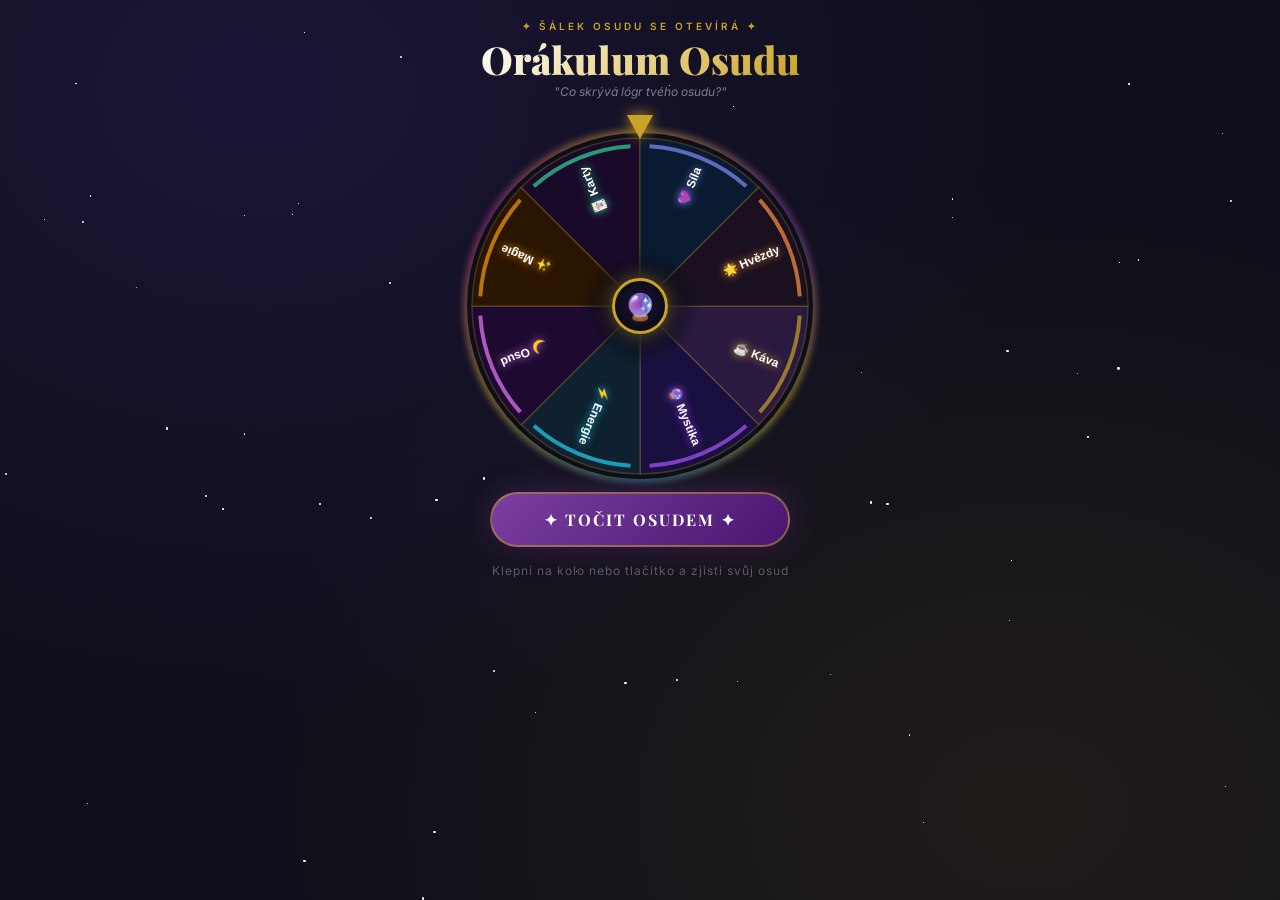
<file: fortune-spinwheel-2.html>
<!DOCTYPE html>
<html lang="en">
<head>
<meta charset="UTF-8">
<meta name="viewport" content="width=device-width, initial-scale=1.0, maximum-scale=1.0, user-scalable=no">
<title>Orákulum Osudu 🔮</title>
<style>
  @import url('https://fonts.googleapis.com/css2?family=Playfair+Display:wght@700;900&family=Inter:wght@300;400;600&display=swap');

  * { margin: 0; padding: 0; box-sizing: border-box; -webkit-tap-highlight-color: transparent; }

  html, body {
    height: 100%; overflow-x: hidden;
    background: #0d0e1a;
  }

  body {
    min-height: 100vh; min-height: 100dvh;
    background-image:
      radial-gradient(ellipse at 20% 10%, rgba(100,50,180,0.18) 0%, transparent 55%),
      radial-gradient(ellipse at 80% 90%, rgba(180,130,20,0.12) 0%, transparent 55%);
    font-family: 'Inter', sans-serif;
    color: #fff;
    display: flex; flex-direction: column;
    align-items: center;
    padding: 16px 16px 32px;
    overflow-x: hidden;
  }

  /* ── Stars ── */
  .stars { position: fixed; inset: 0; pointer-events: none; z-index: 0; }
  .star {
    position: absolute; background: #fff; border-radius: 50%;
    animation: twinkle var(--d) ease-in-out infinite alternate;
  }
  @keyframes twinkle { from { opacity: 0.1; } to { opacity: 0.85; } }

  /* ── Layout ── */
  .container {
    position: relative; z-index: 1;
    display: flex; flex-direction: column; align-items: center;
    gap: 16px; width: 100%; max-width: 480px;
  }

  /* ── Header ── */
  .header { text-align: center; padding-top: 4px; }
  .subtitle {
    font-size: 10px; font-weight: 600; letter-spacing: 3px;
    color: #c9a227; text-transform: uppercase; margin-bottom: 6px;
  }
  h1 {
    font-family: 'Playfair Display', serif;
    font-size: clamp(1.6rem, 8vw, 2.4rem); font-weight: 900;
    background: linear-gradient(135deg, #fff 0%, #e8d48b 50%, #c9a227 100%);
    -webkit-background-clip: text; -webkit-text-fill-color: transparent;
    background-clip: text; line-height: 1.1; margin-bottom: 4px;
  }
  .tagline { font-size: 12px; color: rgba(255,255,255,0.45); font-style: italic; }

  /* ── Wheel area ── */
  .wheel-area {
    display: flex; flex-direction: column; align-items: center; gap: 0;
    width: 100%;
  }

  .pointer {
    width: 0; height: 0;
    border-left: 13px solid transparent;
    border-right: 13px solid transparent;
    border-top: 24px solid #c9a227;
    filter: drop-shadow(0 0 7px rgba(201,162,39,0.95));
    z-index: 10; position: relative; margin-bottom: -3px;
  }

  .wheel-wrapper {
    position: relative;
    /* size = min(90vw, 340px) */
    width: min(90vw, 340px);
    height: min(90vw, 340px);
  }

  /* Glow ring */
  .wheel-wrapper::before {
    content: '';
    position: absolute; inset: -7px; border-radius: 50%;
    background: conic-gradient(from 0deg, #c9a227, #7b3fa0, #c9a227, #3a8fa0, #c9a227, #a03a7b, #c9a227);
    animation: rotateGlow 8s linear infinite;
    opacity: 0.55; filter: blur(3px);
  }
  @keyframes rotateGlow { to { transform: rotate(360deg); } }

  .wheel-wrapper::after {
    content: '';
    position: absolute; inset: -3px; border-radius: 50%;
    background: #0d0e1a; z-index: 1;
  }

  canvas#wheel {
    position: relative; z-index: 2;
    border-radius: 50%;
    width: 100%; height: 100%;
    cursor: pointer; touch-action: manipulation;
    display: block;
  }

  /* Hub */
  .hub {
    position: absolute; top: 50%; left: 50%;
    transform: translate(-50%, -50%);
    z-index: 10;
    width: 56px; height: 56px; border-radius: 50%;
    background: radial-gradient(circle, #1a1030 0%, #0d0e1a 100%);
    border: 3px solid #c9a227;
    display: flex; align-items: center; justify-content: center;
    font-size: 26px;
    box-shadow: 0 0 18px rgba(201,162,39,0.5), inset 0 0 12px rgba(0,0,0,0.5);
    cursor: pointer; touch-action: manipulation;
    transition: transform 0.2s;
    -webkit-user-select: none; user-select: none;
  }
  .hub:active { transform: translate(-50%, -50%) scale(0.93); }

  /* ── Spin button ── */
  .spin-btn {
    background: linear-gradient(135deg, #7b3fa0, #4a1570);
    border: 2px solid rgba(201,162,39,0.5);
    color: #fff; font-family: 'Playfair Display', serif;
    font-size: 16px; font-weight: 700;
    padding: 15px 0; border-radius: 50px;
    width: 100%; max-width: 300px;
    cursor: pointer; letter-spacing: 2px;
    text-transform: uppercase; touch-action: manipulation;
    box-shadow: 0 0 28px rgba(123,63,160,0.4), 0 4px 18px rgba(0,0,0,0.4);
    transition: all 0.2s; position: relative; overflow: hidden;
    -webkit-user-select: none; user-select: none;
  }
  .spin-btn:active {
    transform: scale(0.97);
    box-shadow: 0 0 18px rgba(123,63,160,0.3);
  }
  .spin-btn:disabled { opacity: 0.45; cursor: not-allowed; transform: none; }

  /* ── Fortune card ── */
  .fortune-card {
    width: 100%;
    background: linear-gradient(135deg, rgba(30,18,50,0.97), rgba(15,10,30,0.97));
    border: 1px solid rgba(201,162,39,0.4);
    border-radius: 20px; padding: 22px 20px;
    text-align: center;
    box-shadow: 0 0 36px rgba(123,63,160,0.2), inset 0 0 24px rgba(0,0,0,0.3);
    opacity: 0; transform: translateY(16px) scale(0.96);
    transition: all 0.55s cubic-bezier(0.34, 1.56, 0.64, 1);
    display: none;
  }
  .fortune-card.visible {
    opacity: 1; transform: translateY(0) scale(1); display: block;
  }

  .fortune-category {
    font-size: 10px; font-weight: 600; letter-spacing: 3px;
    text-transform: uppercase; margin-bottom: 8px;
  }
  .fortune-emoji { font-size: 38px; margin-bottom: 10px; display: block; }
  .fortune-title {
    font-family: 'Playfair Display', serif;
    font-size: 18px; font-weight: 700; margin-bottom: 10px; color: #e8d48b;
  }
  .fortune-text {
    font-size: 14px; color: rgba(255,255,255,0.8);
    line-height: 1.65; font-style: italic;
  }

  /* ── Particles ── */
  .particle {
    position: fixed; pointer-events: none; z-index: 100;
    width: 6px; height: 6px; border-radius: 50%;
    animation: particle-fly 1.1s ease-out forwards;
  }
  @keyframes particle-fly {
    0%   { transform: translate(0,0) scale(1); opacity: 1; }
    100% { transform: translate(var(--tx), var(--ty)) scale(0); opacity: 0; }
  }

  /* ── Flash overlay ── */
  .flash-overlay {
    position: fixed; inset: 0; pointer-events: none; z-index: 50;
    background: radial-gradient(circle at center, rgba(201,162,39,0.15), transparent 70%);
    opacity: 0; transition: opacity 0.3s;
  }
  .flash-overlay.flash { opacity: 1; }

  .instruction {
    font-size: 12px; color: rgba(255,255,255,0.3); letter-spacing: 1px; text-align: center;
  }
</style>
</head>
<body>

<div class="stars" id="stars"></div>
<div class="flash-overlay" id="flash"></div>

<div class="container">
  <div class="header">
    <div class="subtitle">✦ Šálek osudu se otevírá ✦</div>
    <h1>Orákulum Osudu</h1>
    <p class="tagline">"Co skrývá lógr tvého osudu?"</p>
  </div>

  <div class="wheel-area">
    <div class="pointer"></div>
    <div class="wheel-wrapper">
      <canvas id="wheel"></canvas>
      <div class="hub" id="hub">🔮</div>
    </div>
  </div>

  <button class="spin-btn" id="spinBtn">✦ Točit osudem ✦</button>

  <div class="fortune-card" id="fortuneCard">
    <div class="fortune-category" id="fortuneCategory"></div>
    <span class="fortune-emoji" id="fortuneEmoji"></span>
    <div class="fortune-title" id="fortuneTitle"></div>
    <div class="fortune-text" id="fortuneText"></div>
  </div>

  <p class="instruction">Klepni na kolo nebo tlačítko a zjisti svůj osud</p>
</div>

<script>
// ── Stars ──
const starsEl = document.getElementById('stars');
for (let i = 0; i < 60; i++) {
  const s = document.createElement('div');
  s.className = 'star';
  const size = Math.random() * 2.5 + 0.5;
  s.style.cssText = `width:${size}px;height:${size}px;top:${Math.random()*100}%;left:${Math.random()*100}%;--d:${(Math.random()*3+1.5).toFixed(1)}s`;
  starsEl.appendChild(s);
}

// ── Wheel setup (responsive canvas) ──
const canvas = document.getElementById('wheel');
const wrapper = canvas.parentElement;

function resizeCanvas() {
  const size = wrapper.offsetWidth;
  canvas.width = size;
  canvas.height = size;
  drawWheel(currentAngle);
}

const segments = [
  { label: '☕ Káva',    color: '#2a1a40', accent: '#c9a227' },
  { label: '🔮 Mystika', color: '#1a1040', accent: '#a855f7' },
  { label: '⚡ Energie', color: '#0f2030', accent: '#22d3ee' },
  { label: '🌙 Osud',   color: '#1e0a30', accent: '#e879f9' },
  { label: '✨ Magie',  color: '#2a1500', accent: '#f59e0b' },
  { label: '🃏 Karty',  color: '#1a0a2a', accent: '#34d399' },
  { label: '💜 Síla',   color: '#0a1a30', accent: '#818cf8' },
  { label: '🌟 Hvězdy', color: '#1a1020', accent: '#fb923c' },
];

const fortunes = {
  '☕ Káva':    [
    { emoji:'☕', title:'Káva tě volá!', text:'"Dnes potřebuješ třetí šálek. Orákulum vidí budoucnost v kávovém lógru — a ta budoucnost vonní espressem."' },
    { emoji:'☕', title:'Přestávka na kávu', text:'"Hvězdy říkají: odlož keyboard, vezmi šálek a nech myšlenky volně plynout. Nejlepší nápady přijdou samy."' },
  ],
  '🔮 Mystika': [
    { emoji:'🔮', title:'Tajemství se odhaluje', text:'"Mlha se rozestupuje. To, co hledáš, bylo celou dobu přímo před tebou. Jen ses nedíval(a) správným směrem."' },
    { emoji:'🔮', title:'Orákulum promlouvá', text:'"Digitální démoni v aplikaci mojelKT jsou slabší, než se zdají. Tvoje síla je větší. Věř instinktům."' },
  ],
  '⚡ Energie': [
    { emoji:'⚡', title:'Bouřka produktivity!', text:'"Dnes je den explorace do šířky. Přepni na divoký režim — výsledky budou překvapivé."' },
    { emoji:'⚡', title:'Rychlost testování', text:'"Orákulum předpovídá sprint: od 6 storek k 27. Cesta je strmá, ale hvězdy jsou na tvé straně."' },
  ],
  '🌙 Osud':   [
    { emoji:'🌙', title:'Noc přináší jasnost', text:'"Pozdní hodiny v jiné dimenzi nesou dary. Co začalo jako chaos, skončí jako strategie."' },
    { emoji:'🌙', title:'Měsíc mluví', text:'"Tvůj agilní kruh se otočí v příznivý čas. Scrum Master v tobě ví, kudy vede cesta."' },
  ],
  '✨ Magie':  [
    { emoji:'✨', title:'Kouzlo se děje!', text:'"Dnes se otevírají brány mezi světy. API kouzla budou fungovat na poprvé. Výjimečný den."' },
    { emoji:'✨', title:'Zlatá hodinka', text:'"Orákulum vidí záblesk geniality přicházet mezi 14:30 a 16:30. Buď připraven(a) zachytit ho."' },
  ],
  '🃏 Karty':  [
    { emoji:'🃏', title:'Karty osudu se točí', text:'"Kartářka v tobě vidí správně. Důvěřuj prvnímu pocitu. Test case, který děláš, odhalí skrytou vadu."' },
    { emoji:'🃏', title:'Zvířecí karty mluví', text:'"Zvířecí karta dne: Liška 🦊 — chytrost přemáhá hrubou sílu. Explor testuj laterálně."' },
  ],
  '💜 Síla':   [
    { emoji:'💜', title:'Vnitřní síla!', text:'"Pod ochranou nadpozemských mentorek proudí tvými žilami síla. Dnes není nic nemožné."' },
    { emoji:'💜', title:'Bohyně kódu hovoří', text:'"DevTools odhalily skryté vady v hlubinách systému. Tvoje oko vidí to, co jiní přehlédli."' },
  ],
  '🌟 Hvězdy': [
    { emoji:'🌟', title:'Hvězdy jsou nakloněny!', text:'"Čtyři zrnka agilního osudu jsou zarovnána. Dnešní den bude zaznamenán v kronikách QAffeine."' },
    { emoji:'🌟', title:'Polední bouře v šálku', text:'"Orákulum z kávového lógru říká: maximální pokrytí celé aplikace je dosažitelné. Věř tomu."' },
  ],
};

const segAngle = (2 * Math.PI) / segments.length;
let currentAngle = 0;
let spinning = false;

function drawWheel(angle) {
  const size = canvas.width;
  const cx = size / 2, cy = size / 2;
  const r = size / 2 - 2;
  const ctx = canvas.getContext('2d');
  ctx.clearRect(0, 0, size, size);

  segments.forEach((seg, i) => {
    const start = angle + i * segAngle;
    const end = start + segAngle;
    const mid = start + segAngle / 2;

    ctx.beginPath();
    ctx.moveTo(cx, cy);
    ctx.arc(cx, cy, r, start, end);
    ctx.closePath();
    ctx.fillStyle = seg.color;
    ctx.fill();

    ctx.beginPath();
    ctx.moveTo(cx, cy);
    ctx.arc(cx, cy, r, start, end);
    ctx.closePath();
    ctx.strokeStyle = 'rgba(201,162,39,0.25)';
    ctx.lineWidth = 1.5;
    ctx.stroke();

    ctx.beginPath();
    ctx.arc(cx, cy, r - 8, start + 0.06, end - 0.06);
    ctx.strokeStyle = seg.accent;
    ctx.lineWidth = 4;
    ctx.globalAlpha = 0.7;
    ctx.stroke();
    ctx.globalAlpha = 1;

    const fontSize = Math.max(10, Math.round(size * 0.034));
    ctx.save();
    ctx.translate(cx, cy);
    ctx.rotate(mid);
    ctx.textAlign = 'right';
    ctx.font = `bold ${fontSize}px Inter, sans-serif`;
    ctx.fillStyle = '#fff';
    ctx.shadowColor = seg.accent;
    ctx.shadowBlur = 8;
    ctx.fillText(seg.label, r - 18, fontSize * 0.38);
    ctx.restore();
  });

  // Inner vignette
  const grad = ctx.createRadialGradient(cx, cy, 24, cx, cy, size * 0.18);
  grad.addColorStop(0, 'rgba(13,14,26,0.9)');
  grad.addColorStop(1, 'rgba(13,14,26,0)');
  ctx.beginPath();
  ctx.arc(cx, cy, size * 0.18, 0, 2 * Math.PI);
  ctx.fillStyle = grad;
  ctx.fill();
}

// Init
resizeCanvas();
window.addEventListener('resize', resizeCanvas);

// Tap / click
canvas.addEventListener('click', spinWheel);
canvas.addEventListener('touchend', e => { e.preventDefault(); spinWheel(); }, { passive: false });
document.getElementById('hub').addEventListener('click', spinWheel);
document.getElementById('hub').addEventListener('touchend', e => { e.preventDefault(); spinWheel(); }, { passive: false });
document.getElementById('spinBtn').addEventListener('click', spinWheel);

function spinWheel() {
  if (spinning) return;
  spinning = true;
  document.getElementById('spinBtn').disabled = true;
  const card = document.getElementById('fortuneCard');
  card.classList.remove('visible');
  setTimeout(() => { card.style.display = 'none'; }, 500);

  const extraSpins = (Math.floor(Math.random() * 4) + 5) * 2 * Math.PI;
  const randomStop = Math.random() * 2 * Math.PI;
  const totalRotation = extraSpins + randomStop;
  const duration = 4000 + Math.random() * 1500;
  const startTime = performance.now();
  const startAngle = currentAngle;

  function easeOut(t) { return 1 - Math.pow(1 - t, 4); }

  function animate(now) {
    const t = Math.min((now - startTime) / duration, 1);
    currentAngle = startAngle + totalRotation * easeOut(t);
    drawWheel(currentAngle);
    if (t < 1) { requestAnimationFrame(animate); }
    else {
      spinning = false;
      document.getElementById('spinBtn').disabled = false;
      showFortune(currentAngle);
    }
  }
  requestAnimationFrame(animate);
}

function showFortune(angle) {
  const normalized = (((-angle - Math.PI / 2) % (2 * Math.PI)) + 2 * Math.PI) % (2 * Math.PI);
  const idx = Math.floor(normalized / segAngle) % segments.length;
  const seg = segments[idx];
  const fortune = seg.label in fortunes
    ? fortunes[seg.label][Math.floor(Math.random() * fortunes[seg.label].length)]
    : { emoji: '🔮', title: 'Osud promlouvá', text: '"Vesmír má pro tebe plán."' };

  const flash = document.getElementById('flash');
  flash.classList.add('flash');
  setTimeout(() => flash.classList.remove('flash'), 600);

  spawnParticles(seg.accent);

  const card = document.getElementById('fortuneCard');
  card.style.display = 'block';
  card.style.borderColor = seg.accent + '80';
  document.getElementById('fortuneCategory').textContent = seg.label;
  document.getElementById('fortuneCategory').style.color = seg.accent;
  document.getElementById('fortuneEmoji').textContent = fortune.emoji;
  document.getElementById('fortuneTitle').textContent = fortune.title;
  document.getElementById('fortuneText').textContent = fortune.text;
  requestAnimationFrame(() => requestAnimationFrame(() => card.classList.add('visible')));

  // Scroll fortune into view on mobile
  setTimeout(() => card.scrollIntoView({ behavior: 'smooth', block: 'nearest' }), 300);
}

function spawnParticles(color) {
  const px = window.innerWidth / 2, py = window.innerHeight * 0.42;
  for (let i = 0; i < 24; i++) {
    const p = document.createElement('div');
    p.className = 'particle';
    const a = Math.random() * 2 * Math.PI;
    const dist = 80 + Math.random() * 160;
    p.style.cssText = `left:${px}px;top:${py}px;background:${color};box-shadow:0 0 6px ${color};--tx:${Math.cos(a)*dist}px;--ty:${Math.sin(a)*dist}px`;
    document.body.appendChild(p);
    setTimeout(() => p.remove(), 1200);
  }
}
</script>
</body>
</html>
</file>
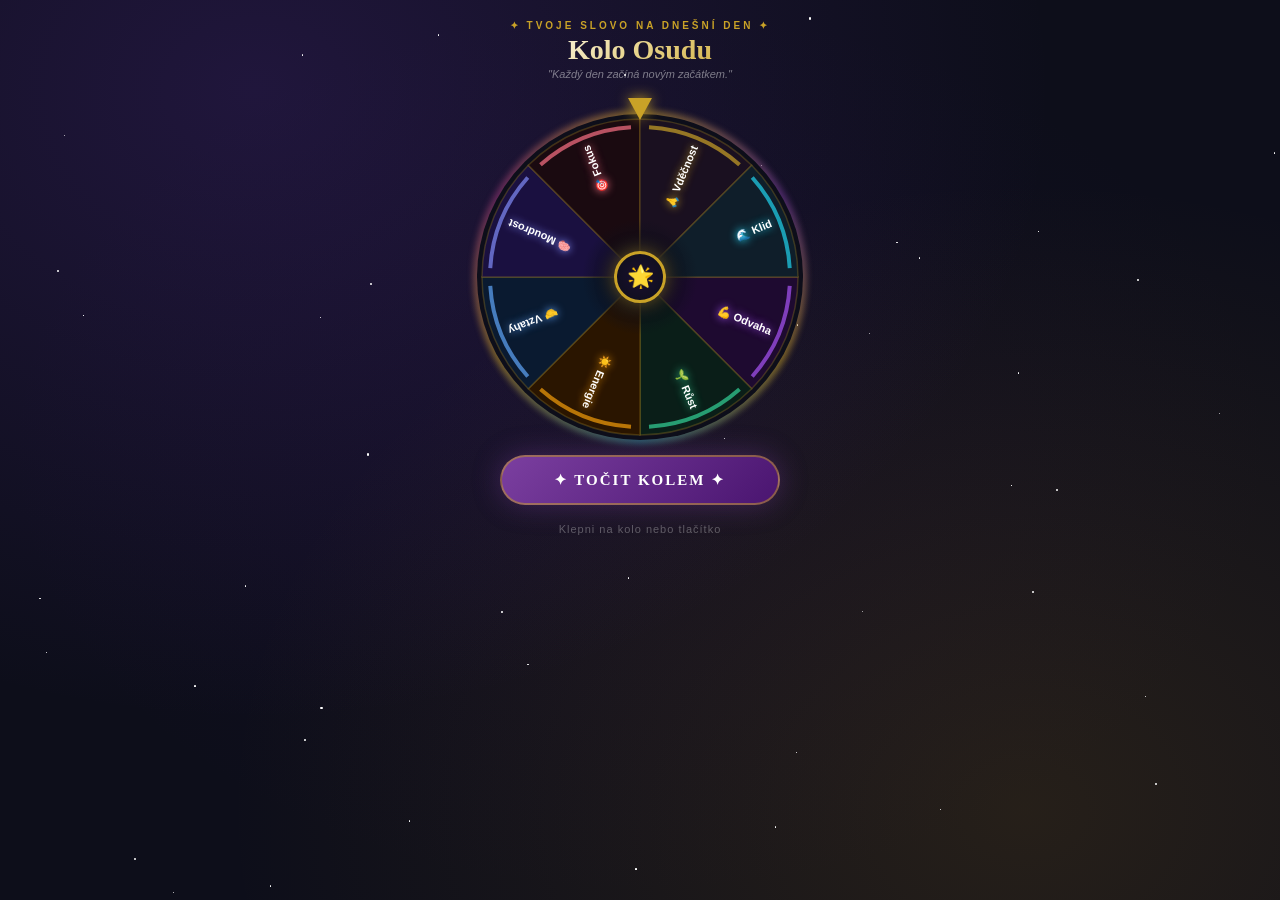
<file: index-2.html>
<!DOCTYPE html>
<html lang="cs">
<head>
  <meta charset="UTF-8" />
  <meta name="viewport" content="width=device-width, initial-scale=1.0" />
  <title>Kolo Osudu</title>
  <link rel="stylesheet" href="style.css" />
</head>
<body>

<div class="wrap">
  <div class="stars" id="stars"></div>

  <div class="container">

    <!-- Header -->
    <div>
      <div class="subtitle">✦ Tvoje slovo na dnešní den ✦</div>
      <h1>Kolo Osudu</h1>
      <p class="tagline">"Každý den začíná novým začátkem."</p>
    </div>

    <!-- Wheel -->
    <div class="wheel-area">
      <div class="pointer"></div>
      <div class="wheel-wrapper">
        <div class="glow-ring"></div>
        <div class="glow-bg"></div>
        <canvas id="wheel" width="320" height="320"></canvas>
        <div class="hub" id="hub">🌟</div>
      </div>
    </div>

    <!-- Spin button -->
    <button class="spin-btn" id="spinBtn">✦ Točit kolem ✦</button>

    <!-- Fortune card -->
    <div class="fortune-card" id="fortuneCard">
      <div class="f-cat"  id="fCat"></div>
      <span class="f-emoji" id="fEmoji"></span>
      <div class="f-title" id="fTitle"></div>
      <div class="f-text"  id="fText"></div>
    </div>

    <p class="instruction">Klepni na kolo nebo tlačítko</p>

  </div><!-- /.container -->
</div><!-- /.wrap -->

<script>
/* ── Stars ── */
const starsEl = document.getElementById('stars');
for (let i = 0; i < 50; i++) {
  const s = document.createElement('div');
  s.className = 'star';
  const sz = Math.random() * 2 + 0.5;
  s.style.cssText =
    'width:'  + sz + 'px;' +
    'height:' + sz + 'px;' +
    'top:'    + (Math.random() * 100) + '%;' +
    'left:'   + (Math.random() * 100) + '%;' +
    '--d:'    + (Math.random() * 3 + 1.5).toFixed(1) + 's';
  starsEl.appendChild(s);
}

/* ── Data ── */
const segments = [
  { label: '💪 Odvaha',   color: '#1e0a30', accent: '#a855f7' },
  { label: '🌱 Růst',     color: '#0a1e18', accent: '#34d399' },
  { label: '☀️ Energie',  color: '#2a1500', accent: '#f59e0b' },
  { label: '🤝 Vztahy',   color: '#0a1a30', accent: '#60a5fa' },
  { label: '🧠 Moudrost', color: '#1a1040', accent: '#818cf8' },
  { label: '🎯 Fokus',    color: '#1a0a10', accent: '#fb7185' },
  { label: '🙏 Vděčnost', color: '#1a1020', accent: '#c9a227' },
  { label: '🌊 Klid',     color: '#0f1e2a', accent: '#22d3ee' },
];

const fortunes = {
  '💪 Odvaha': [
    { e: '💪', t: 'Jsi silnější, než si myslíš',      x: '"Věc, které se bojíš udělat, je pravděpodobně právě ta, kterou udělat máš."' },
    { e: '🦁', t: 'Odvaha není absence strachu',       x: '"Odvaha znamená udělat krok vpřed i tehdy, když se ti třesou kolena."' },
    { e: '🚀', t: 'Jeden odvážný krok',                x: '"Není třeba vidět celé schodiště. Stačí udělat první krok."' },
    { e: '⚡', t: 'Tvůj čas je teď',                  x: '"Nejlepší moment na začátek byl včera. Druhý nejlepší moment je právě teď."' },
    { e: '🔥', t: 'Oheň v tobě',                      x: '"Máš v sobě víc síly, než si uvědomuješ. Nech ji zazářit."' },
    { e: '🏔️', t: 'Hory se dají zdolat',              x: '"Každá velká výzva vypadá nepřekonatelně — až dokud ji nepřekonáš."' },
    { e: '💫', t: 'Věrnost sobě samému',               x: '"Být sám sebou v době, kdy tě svět chce změnit, je největší čin odvahy."' },
    { e: '🌟', t: 'Statečnost se vyplácí',             x: '"Lidé, kteří se odvažují více, získávají více — ne proto, že mají štěstí, ale proto, že jednají."' },
    { e: '🎖️', t: 'Odvaha je sval',                   x: '"Čím víc ji cvičíš, tím silnější je. Dnes je dobrý den na trénink."' },
    { e: '🌈', t: 'Po bouři vždy vychází slunce',      x: '"Nejtěžší momenty formují nejsilnější charakter. Jsi na dobré cestě."' },
    { e: '🦅', t: 'Vzlétni',                           x: '"Orel nevzlétne bez větru. Výzvy jsou právě ten vítr, který tě nese výš."' },
  ],
  '🌱 Růst': [
    { e: '🌱', t: 'Každý den trochu lepší',            x: '"Zlepšení o 1 % každý den znamená, že za rok budeš 37krát lepší. Malé kroky mění vše."' },
    { e: '🌳', t: 'Kořeny a křídla',                   x: '"Růst není vždy viditelný zvenku. Někdy rosteš uvnitř — a to je stejně důležité."' },
    { e: '📚', t: 'Každá chyba je lekce',              x: '"Neexistují selhání — existují jen experimenty, které tě učí, co příště udělat jinak."' },
    { e: '🦋', t: 'Proměna probíhá',                   x: '"Housenka neví, že se stane motýlem. A přesto se jím stane. Důvěřuj procesu."' },
    { e: '💡', t: 'Zvídavost je superschopnost',       x: '"Lidé, kteří se nepřestávají ptát, nikdy nepřestanou růst."' },
    { e: '🌿', t: 'Trpělivost přináší plody',          x: '"Bambus roste sedm let pod zemí, než vyroste do výšky. Trvá to — ale stojí to za to."' },
    { e: '🎓', t: 'Učení nikdy nekončí',               x: '"Každý, koho potkáš, ví něco, co ty nevíš. Buď vždy žákem."' },
    { e: '⬆️', t: 'Jen nahoru',                       x: '"Podívej se na to, kde jsi byl před rokem. Vidíš ten pokrok? Pokračuj."' },
    { e: '🌺', t: 'Rozkvétáš',                         x: '"Květy nerostou za jeden den. Ale každý den nějak rostou. Ty také."' },
    { e: '🧩', t: 'Skládačka se skládá',               x: '"Každá zkušenost — dobrá i špatná — je kousek skládačky, která ti dává smysl."' },
    { e: '🔬', t: 'Zkoumej, objevuj, opakuj',          x: '"Největší objevy vznikají z jednoduché otázky: co by se stalo, kdyby...?"' },
  ],
  '☀️ Energie': [
    { e: '☀️', t: 'Září svým světlem',                 x: '"Tvoje energie je nakažlivá. Když jsi naplněný, naplňuješ i ostatní kolem sebe."' },
    { e: '⚡', t: 'Plný výkon',                        x: '"Dnes máš vše, co potřebuješ, abys zvládl vše, co tě čeká."' },
    { e: '🏃', t: 'Pohyb je život',                    x: '"I malý pohyb — procházka, hluboký nádech, úsměv — mění tvoji energii okamžitě."' },
    { e: '🌅', t: 'Nový den, nová energie',            x: '"Každé ráno ti svět dává čistý list. Co na něj dnes napíšeš?"' },
    { e: '🎵', t: 'Najdi si rytmus',                   x: '"Když děláš to, co tě baví, energie přijde sama. Hledej ty momenty a přidávej jich víc."' },
    { e: '💎', t: 'Nabitý a připravený',               x: '"Jsi jako diamant — tlak tě nezničí, ale brousí. Tvoje energie roste z každé výzvy."' },
    { e: '🌊', t: 'Plynout, ne bojovat',               x: '"Když přestaneš plavat proti proudu, zjistíš, jak rychle dokážeš jít vpřed."' },
    { e: '🔋', t: 'Doplň se',                          x: '"Nezapomínej, že i ti nejsilnější potřebují odpočinek. Dobít energii je produktivní činnost."' },
    { e: '🌻', t: 'Slunečnice hledá světlo',           x: '"Obklopuj se lidmi a věcmi, které tě nabíjejí — ne vyčerpávají."' },
    { e: '🎯', t: 'Soustředěná energie',               x: '"Malé množství energie soustředěné správným směrem hýbe horami."' },
    { e: '🏆', t: 'Dnes je tvůj den',                  x: '"Ne každý den je skvělý — ale něco skvělého se může stát každý den. Buď otevřený."' },
  ],
  '🤝 Vztahy': [
    { e: '🤝', t: 'Spojení je síla',                   x: '"Nejkrásnější věci v životě se dějí mezi lidmi. Investuj do svých vztahů."' },
    { e: '❤️', t: 'Dej to první',                      x: '"Úsměv, zájem, vděk — dej to jako první. Uvidíš, co se vrátí."' },
    { e: '👂', t: 'Umění naslouchat',                  x: '"Lidé si nepamatují, co jsi řekl. Pamatují si, jak jsi je nechal cítit."' },
    { e: '🌍', t: 'Jsme si více podobní',              x: '"Pod povrchem rozdílů najdeš, že každý chce totéž — být přijat a pochopen."' },
    { e: '🫂', t: 'Buď přítomný',                      x: '"Nejvzácnější dar, který můžeš dát druhému, je tvoje plná pozornost."' },
    { e: '🌸', t: 'Láska se vrací',                    x: '"Co dáš světu s otevřeným srdcem, vrátí se k tobě — někdy z nečekaného směru."' },
    { e: '🔗', t: 'Mosty, ne zdi',                     x: '"Každý nový vztah je most k novému světu. Buduj mosty, ne zdi."' },
    { e: '💬', t: 'Řekni to',                          x: '"Pokud si myslíš něco pěkného o někom, řekni mu to. Slova mají sílu měnit dny."' },
    { e: '🤲', t: 'Pomoc se vyplácí',                  x: '"Když pomůžeš někomu vylézt na kopec, sami se ocitnete na vrcholu."' },
    { e: '🕊️', t: 'Odpusť — sobě i druhým',           x: '"Odpuštění není pro druhé. Je to dar, který dáváš sám sobě."' },
    { e: '🌟', t: 'Inspiruj ostatní',                  x: '"Tvůj příběh, tvůj přístup k životu — může někoho inspirovat právě dnes."' },
  ],
  '🧠 Moudrost': [
    { e: '🧠', t: 'Přemýšlej pomalu',                  x: '"Nejlepší rozhodnutí vznikají z klidné mysli, ne z unáhleného momentu."' },
    { e: '📖', t: 'Moudrost je všude kolem',           x: '"Největší knihovna je tvoje vlastní zkušenost. Ber si z ní ponaučení."' },
    { e: '🔍', t: 'Ptej se lepší otázky',              x: '"Kvalita tvých odpovědí závisí na kvalitě tvých otázek. Ptej se hlouběji."' },
    { e: '⚖️', t: 'Rovnováha je moudrost',            x: '"Moudrost není vědět vše — je to vědět, co je právě teď důležité."' },
    { e: '🌙', t: 'Ticho mluví hlasitě',               x: '"V tichu najdeš odpovědi, které hluk dne zakrývá. Najdi si chvilku."' },
    { e: '🪞', t: 'Podívej se do zrcadla',             x: '"Největší odhalení o sobě přicházejí tehdy, když jsme upřímní sami se sebou."' },
    { e: '🧩', t: 'Větší obraz',                       x: '"Když jsi uprostřed problému, těžko vidíš řešení. Ustup o krok a podívej se z dálky."' },
    { e: '💡', t: 'Vhled přijde náhle',                x: '"Odpověď, kterou hledáš, je už někde v tobě. Dej jí prostor vynořit se."' },
    { e: '🌿', t: 'Jednoduchost je moudrost',          x: '"Génius není ten, kdo dělá věci složitými. Je to ten, kdo najde jednoduchou cestu."' },
    { e: '🗺️', t: 'Každá cesta má smysl',             x: '"I odbočky a slepé uličky jsou součástí mapy. Vedou tě tam, kde máš být."' },
    { e: '🎭', t: 'Perspektiva mění vše',              x: '"Stejný déšť někoho pokvapká, jinému zalijí zahradu. Záleží na úhlu pohledu."' },
  ],
  '🎯 Fokus': [
    { e: '🎯', t: 'Jeden krok najednou',               x: '"Nemusíš vidět celou cestu. Stačí udělat další krok, který vidíš před sebou."' },
    { e: '🏹', t: 'Zamiř a vystřel',                   x: '"Dokonalá příprava bez akce je jen sen. Dnes udělej aspoň jednu konkrétní věc."' },
    { e: '⏰', t: 'Přítomný okamžik je dar',           x: '"Minulost je historie, budoucnost je záhada — přítomnost je dar. Proto se jmenuje present."' },
    { e: '🔭', t: 'Jasná vize',                        x: '"Když víš, kam jdeš, každé rozhodnutí se stává jednodušším."' },
    { e: '📌', t: 'Prioritizuj bez výčitek',           x: '"Říct ne něčemu znamená říct ano něčemu důležitějšímu."' },
    { e: '🌊', t: 'Stav plynutí',                      x: '"Nejproduktivnější stav nastává, když se úplně ponoříš do toho, co děláš. Najdi si cestu tam."' },
    { e: '🕰️', t: 'Čas je tvůj nejcennější zdroj',   x: '"Kam směřuje tvoje pozornost, tam směřuje tvůj život. Vyber si moudře."' },
    { e: '🎻', t: 'Opakováním k mistrovství',          x: '"Mistři nejsou ti, kteří dělají věci jednou dokonale. Jsou to ti, kteří je dělají znovu a znovu."' },
    { e: '💻', t: 'Hluboká práce se vyplácí',         x: '"Hodina soustředěné práce je více než čtyři hodiny s rozptýleními. Chraň svoji pozornost."' },
    { e: '🧘', t: 'Méně je více',                      x: '"Dělat méně věcí lépe je efektivnější než dělat vše průměrně."' },
    { e: '🎪', t: 'Každý den, každý krok',             x: '"Konzistentnost poráží genialitu. Ti, co vydrží, vyhrají."' },
  ],
  '🙏 Vděčnost': [
    { e: '🙏', t: 'Tři důvody k úsměvu',              x: '"Teď, právě teď, máš v životě aspoň tři věci, za které můžeš být vděčný. Vzpomeň na ně."' },
    { e: '🌅', t: 'Privilegium tohoto dne',            x: '"Ne každý, kdo včera usnul, se dnes ráno probudil. Tento den je dar."' },
    { e: '💛', t: 'Dostatek',                          x: '"Když si řekneš dost místo víc, objeví se klid, o kterém jsi ani netušil, že ho máš."' },
    { e: '🌺', t: 'Krása v maličkostech',              x: '"První káva ráno. Smích přítele. Teplé slunce na tváři. To jsou malé zázraky."' },
    { e: '📝', t: 'Zaznamenej to',                     x: '"Co zapíšeš, zůstane. Napiš dnes jednu věc, za kterou jsi vděčný — a přečti si ji zítra."' },
    { e: '🤗', t: 'Vděčnost otevírá dveře',           x: '"Vděčnost mění to, co máme, na dostatek. A dostatek je základ pro vše ostatní."' },
    { e: '🌿', t: 'Kořeny vděčnosti',                  x: '"Když jsi vděčný za to, co máš, přitahuješ více toho, co chceš."' },
    { e: '✨', t: 'Zázraky existují',                  x: '"Říkáme si, že zázraky neexistují — a přitom jsme jimi obklopeni každý den."' },
    { e: '💌', t: 'Řekni díky',                        x: '"Je ve tvém životě někdo, komu jsi dlouho neřekl díky? Dnes je na to správný den."' },
    { e: '🏡', t: 'Domov je tam, kde jsou lidé',       x: '"Největší bohatství nepočítáme v penězích, ale v lidech, které máme kolem sebe."' },
    { e: '🌙', t: 'I náročné dny mají hodnotu',        x: '"Za náročné dny jsme vděční později — naučily nás něco, co lehké dny nemohly."' },
  ],
  '🌊 Klid': [
    { e: '🌊', t: 'Dýchej',                            x: '"Tři hluboké nádechy mohou změnit tvůj den. Vyzkoušej to hned teď."' },
    { e: '🕊️', t: 'Klid je volba',                    x: '"Nemůžeš ovládat vítr, ale můžeš nastavit plachty. Vyber si svoji reakci."' },
    { e: '🌿', t: 'Uklidni se',                        x: '"Ne vše vyžaduje tvoji okamžitou reakci. Některé věci se vyřeší samy, když jim dáš čas."' },
    { e: '🌙', t: 'Noc přináší perspektivu',           x: '"Většina věcí, které nás dnes trápí, bude zítra menší. A za rok si je sotva budeme pamatovat."' },
    { e: '🏞️', t: 'Příroda léčí',                    x: '"Pět minut na čerstvém vzduchu mění chemii mozgu. Vyjdi ven — i když jen na chvíli."' },
    { e: '☁️', t: 'Myšlenky jsou jako mraky',          x: '"Myšlenky přicházejí a odcházejí jako mraky. Nejsi povinen každou z nich přijmout za svou."' },
    { e: '🎶', t: 'Ticho je hudba',                    x: '"V tichu mezi notami je stejná hudba jako v notách samotných. Najdi si ticho."' },
    { e: '🌸', t: 'Přijetí jako síla',                 x: '"Přijmout situaci neznamená vzdát se. Znamená to zvolit si energii pro to, co můžeš změnit."' },
    { e: '🏖️', t: 'Dovolená od starostí',             x: '"Dopřej si dnes aspoň patnáct minut, během kterých nebudeš řešit nic. Jen existovat."' },
    { e: '🧘', t: 'Střed bouře',                       x: '"Uprostřed tornáda je tiché oko. I uprostřed tvého nejrušnějšího dne můžeš najít vnitřní střed."' },
    { e: '💧', t: 'Voda najde cestu',                  x: '"Buď jako voda — měkká, ale vytrvalá. Teče kolem překážek, ne skrz ně, a nakonec dosáhne moře."' },
  ],
};

/* ── Shuffle logic (no repeats until pool exhausted) ── */
const shown = {};
segments.forEach(s => { shown[s.label] = []; });

function getNext(label) {
  const pool = fortunes[label];
  const s    = shown[label];
  let avail  = pool.map((_, i) => i).filter(i => !s.includes(i));
  if (!avail.length) { shown[label] = []; avail = pool.map((_, i) => i); }
  const idx = avail[Math.floor(Math.random() * avail.length)];
  shown[label].push(idx);
  return pool[idx];
}

/* ── Canvas wheel ── */
const canvas = document.getElementById('wheel');
const ctx    = canvas.getContext('2d');
const SIZE = 320, CX = 160, CY = 160, R = 158;
const SEG  = (Math.PI * 2) / segments.length;
let angle   = 0;
let spinning = false;

function draw(a) {
  ctx.clearRect(0, 0, SIZE, SIZE);

  segments.forEach((seg, i) => {
    const s = a + i * SEG;
    const e = s + SEG;
    const m = s + SEG / 2;

    /* Segment fill */
    ctx.beginPath();
    ctx.moveTo(CX, CY);
    ctx.arc(CX, CY, R, s, e);
    ctx.closePath();
    ctx.fillStyle = seg.color;
    ctx.fill();

    /* Divider stroke */
    ctx.beginPath();
    ctx.moveTo(CX, CY);
    ctx.arc(CX, CY, R, s, e);
    ctx.closePath();
    ctx.strokeStyle = 'rgba(201,162,39,0.25)';
    ctx.lineWidth   = 1.5;
    ctx.stroke();

    /* Accent arc */
    ctx.beginPath();
    ctx.arc(CX, CY, R - 8, s + 0.06, e - 0.06);
    ctx.strokeStyle  = seg.accent;
    ctx.lineWidth    = 4;
    ctx.globalAlpha  = 0.7;
    ctx.stroke();
    ctx.globalAlpha  = 1;

    /* Label */
    ctx.save();
    ctx.translate(CX, CY);
    ctx.rotate(m);
    ctx.textAlign     = 'right';
    ctx.font          = 'bold 11px Arial,sans-serif';
    ctx.fillStyle     = '#fff';
    ctx.shadowColor   = seg.accent;
    ctx.shadowBlur    = 8;
    ctx.fillText(seg.label, R - 16, 4);
    ctx.restore();
  });

  /* Centre vignette */
  const g = ctx.createRadialGradient(CX, CY, 22, CX, CY, 58);
  g.addColorStop(0, 'rgba(13,14,26,0.9)');
  g.addColorStop(1, 'rgba(13,14,26,0)');
  ctx.beginPath();
  ctx.arc(CX, CY, 58, 0, Math.PI * 2);
  ctx.fillStyle = g;
  ctx.fill();
}

draw(angle);

/* ── Spin ── */
function spin() {
  if (spinning) return;
  spinning = true;
  document.getElementById('spinBtn').disabled = true;

  const card = document.getElementById('fortuneCard');
  card.classList.remove('visible');
  card.style.display = 'none';

  const total = (Math.floor(Math.random() * 4) + 5) * Math.PI * 2 + Math.random() * Math.PI * 2;
  const dur   = 4000 + Math.random() * 1500;
  const t0    = performance.now();
  const a0    = angle;

  function frame(now) {
    const t    = Math.min((now - t0) / dur, 1);
    const ease = 1 - Math.pow(1 - t, 4);
    angle      = a0 + total * ease;
    draw(angle);
    if (t < 1) {
      requestAnimationFrame(frame);
    } else {
      spinning = false;
      document.getElementById('spinBtn').disabled = false;
      reveal(angle);
    }
  }
  requestAnimationFrame(frame);
}

/* ── Reveal fortune card ── */
function reveal(a) {
  const n   = (((-a - Math.PI / 2) % (Math.PI * 2)) + Math.PI * 2) % (Math.PI * 2);
  const idx = Math.floor(n / SEG) % segments.length;
  const seg = segments[idx];
  const f   = getNext(seg.label);

  const card = document.getElementById('fortuneCard');
  card.style.display     = 'block';
  card.style.borderColor = seg.accent + '80';

  document.getElementById('fCat').textContent   = seg.label;
  document.getElementById('fCat').style.color   = seg.accent;
  document.getElementById('fEmoji').textContent = f.e;
  document.getElementById('fTitle').textContent = f.t;
  document.getElementById('fText').textContent  = f.x;

  card.classList.add('visible');
}

/* ── Event listeners ── */
canvas.addEventListener('click', spin);
canvas.addEventListener('touchend', function (e) { e.preventDefault(); spin(); }, { passive: false });

document.getElementById('hub').addEventListener('click', spin);
document.getElementById('hub').addEventListener('touchend', function (e) { e.preventDefault(); spin(); }, { passive: false });

document.getElementById('spinBtn').addEventListener('click', spin);
</script>

</body>
</html>
</file>
<file: style.css>
/* ========================================
   Kolo Osudu – styles (mobile-first)
   ======================================== */

/* Reset */
*, *::before, *::after {
  margin: 0;
  padding: 0;
  box-sizing: border-box;
  -webkit-tap-highlight-color: transparent;
}

/* ── Full-page background ── */
html, body {
  min-height: 100%;
  background: #0d0e1a;
}

body {
  background-color: #0d0e1a;
  background-image:
    radial-gradient(ellipse at 20% 10%, rgba(100, 50, 180, 0.22) 0%, transparent 55%),
    radial-gradient(ellipse at 80% 90%, rgba(180, 130, 20, 0.15) 0%, transparent 55%),
    radial-gradient(ellipse at 50% 50%, rgba(60, 20, 100, 0.10) 0%, transparent 70%);
  background-attachment: fixed;
}

/* ── Wrap ── */
.wrap {
  font-family: Georgia, 'Times New Roman', serif;
  color: #fff;
  display: flex;
  flex-direction: column;
  align-items: center;
  padding: 20px 16px 40px;
  min-height: 100vh;
  position: relative;
  overflow-x: hidden;
}

/* ── Stars ── */
.stars {
  position: fixed;
  inset: 0;
  pointer-events: none;
  z-index: 0;
}

.star {
  position: absolute;
  background: #fff;
  border-radius: 50%;
  animation: twinkle var(--d) ease-in-out infinite alternate;
}

@keyframes twinkle {
  from { opacity: 0.05; }
  to   { opacity: 0.85; }
}

/* ── Container ── */
.container {
  position: relative;
  z-index: 1;
  display: flex;
  flex-direction: column;
  align-items: center;
  gap: 16px;
  width: 100%;
  max-width: 400px;
}

/* ── Header ── */
.subtitle {
  font-size: 10px;
  font-weight: 600;
  letter-spacing: 3px;
  color: #c9a227;
  text-transform: uppercase;
  margin-bottom: 4px;
  font-family: Arial, sans-serif;
  text-align: center;
}

h1 {
  font-size: clamp(22px, 7vw, 30px);
  font-weight: 900;
  background: linear-gradient(135deg, #fff 0%, #e8d48b 50%, #c9a227 100%);
  -webkit-background-clip: text;
  -webkit-text-fill-color: transparent;
  background-clip: text;
  line-height: 1.1;
  margin-bottom: 2px;
  text-align: center;
}

.tagline {
  font-size: 11px;
  color: rgba(255, 255, 255, 0.45);
  font-style: italic;
  text-align: center;
  font-family: Arial, sans-serif;
}

/* ── Wheel area ── */
.wheel-area {
  display: flex;
  flex-direction: column;
  align-items: center;
  width: 100%;
}

.pointer {
  width: 0;
  height: 0;
  border-left: 12px solid transparent;
  border-right: 12px solid transparent;
  border-top: 22px solid #c9a227;
  filter: drop-shadow(0 0 7px rgba(201, 162, 39, 0.95));
  z-index: 10;
  position: relative;
  margin-bottom: -3px;
}

.wheel-wrapper {
  position: relative;
  /* fluid size: full width on tiny screens, max 320px */
  width: min(320px, calc(100vw - 48px));
  height: min(320px, calc(100vw - 48px));
}

/* Glowing animated ring */
.glow-ring {
  position: absolute;
  top: -7px; left: -7px; right: -7px; bottom: -7px;
  border-radius: 50%;
  background: conic-gradient(
    from 0deg,
    #c9a227, #7b3fa0, #c9a227, #3a8fa0,
    #c9a227, #a03a7b, #c9a227
  );
  animation: rotateGlow 8s linear infinite;
  opacity: 0.55;
  filter: blur(3px);
}

.glow-bg {
  position: absolute;
  top: -3px; left: -3px; right: -3px; bottom: -3px;
  border-radius: 50%;
  background: #0d0e1a;
  z-index: 1;
}

@keyframes rotateGlow {
  to { transform: rotate(360deg); }
}

canvas#wheel {
  position: relative;
  z-index: 2;
  border-radius: 50%;
  width: 100%;
  height: 100%;
  cursor: pointer;
  touch-action: manipulation;
  display: block;
}

/* Hub */
.hub {
  position: absolute;
  top: 50%; left: 50%;
  transform: translate(-50%, -50%);
  z-index: 10;
  width: 52px; height: 52px;
  border-radius: 50%;
  background: radial-gradient(circle, #1a1030 0%, #0d0e1a 100%);
  border: 3px solid #c9a227;
  display: flex;
  align-items: center;
  justify-content: center;
  font-size: 22px;
  box-shadow: 0 0 18px rgba(201, 162, 39, 0.5);
  cursor: pointer;
  touch-action: manipulation;
  transition: transform 0.2s;
  user-select: none;
}

.hub:active {
  transform: translate(-50%, -50%) scale(0.92);
}

/* ── Spin button ── */
.spin-btn {
  background: linear-gradient(135deg, #7b3fa0, #4a1570);
  border: 2px solid rgba(201, 162, 39, 0.5);
  color: #fff;
  font-family: Georgia, serif;
  font-size: 14px;
  font-weight: 700;
  padding: 14px 0;
  border-radius: 50px;
  width: min(280px, calc(100vw - 64px));
  cursor: pointer;
  letter-spacing: 2px;
  text-transform: uppercase;
  touch-action: manipulation;
  box-shadow: 0 0 28px rgba(123, 63, 160, 0.4);
  transition: all 0.2s;
  user-select: none;
}

.spin-btn:active  { transform: scale(0.97); }
.spin-btn:disabled { opacity: 0.45; cursor: not-allowed; transform: none; }

/* ── Fortune card ── */
.fortune-card {
  width: 100%;
  background: linear-gradient(
    135deg,
    rgba(30, 18, 50, 0.97),
    rgba(15, 10, 30, 0.97)
  );
  border: 1px solid rgba(201, 162, 39, 0.4);
  border-radius: 18px;
  padding: 20px 16px;
  text-align: center;
  box-shadow: 0 0 36px rgba(123, 63, 160, 0.2);
  display: none;
}

.fortune-card.visible { display: block; }

.f-cat {
  font-size: 10px;
  font-weight: 600;
  letter-spacing: 3px;
  text-transform: uppercase;
  margin-bottom: 8px;
  font-family: Arial, sans-serif;
}

.f-emoji {
  font-size: 34px;
  margin-bottom: 8px;
  display: block;
}

.f-img {
  display: none;
  max-width: min(200px, 60vw);
  width: 100%;
  height: auto;
  border-radius: 16px;
  margin: 10px auto;
  object-fit: contain;
  -webkit-transform: translateZ(0); /* GPU layer — fixes rendering on iOS */
  transform: translateZ(0);
}

.f-title {
  font-size: 16px;
  font-weight: 700;
  margin-bottom: 8px;
  color: #e8d48b;
}

.f-text {
  font-size: 13px;
  color: rgba(255, 255, 255, 0.8);
  line-height: 1.65;
  font-style: italic;
  font-family: Arial, sans-serif;
}

/* ── Footer ── */
.instruction {
  font-size: 11px;
  color: rgba(255, 255, 255, 0.3);
  letter-spacing: 1px;
  text-align: center;
  font-family: Arial, sans-serif;
}

/* ── Tablet / desktop ── */
@media (min-width: 480px) {
  .container { max-width: 420px; gap: 18px; }
  h1 { font-size: 28px; }
  .spin-btn { font-size: 15px; }
  .f-text { font-size: 14px; }
}
</file>
